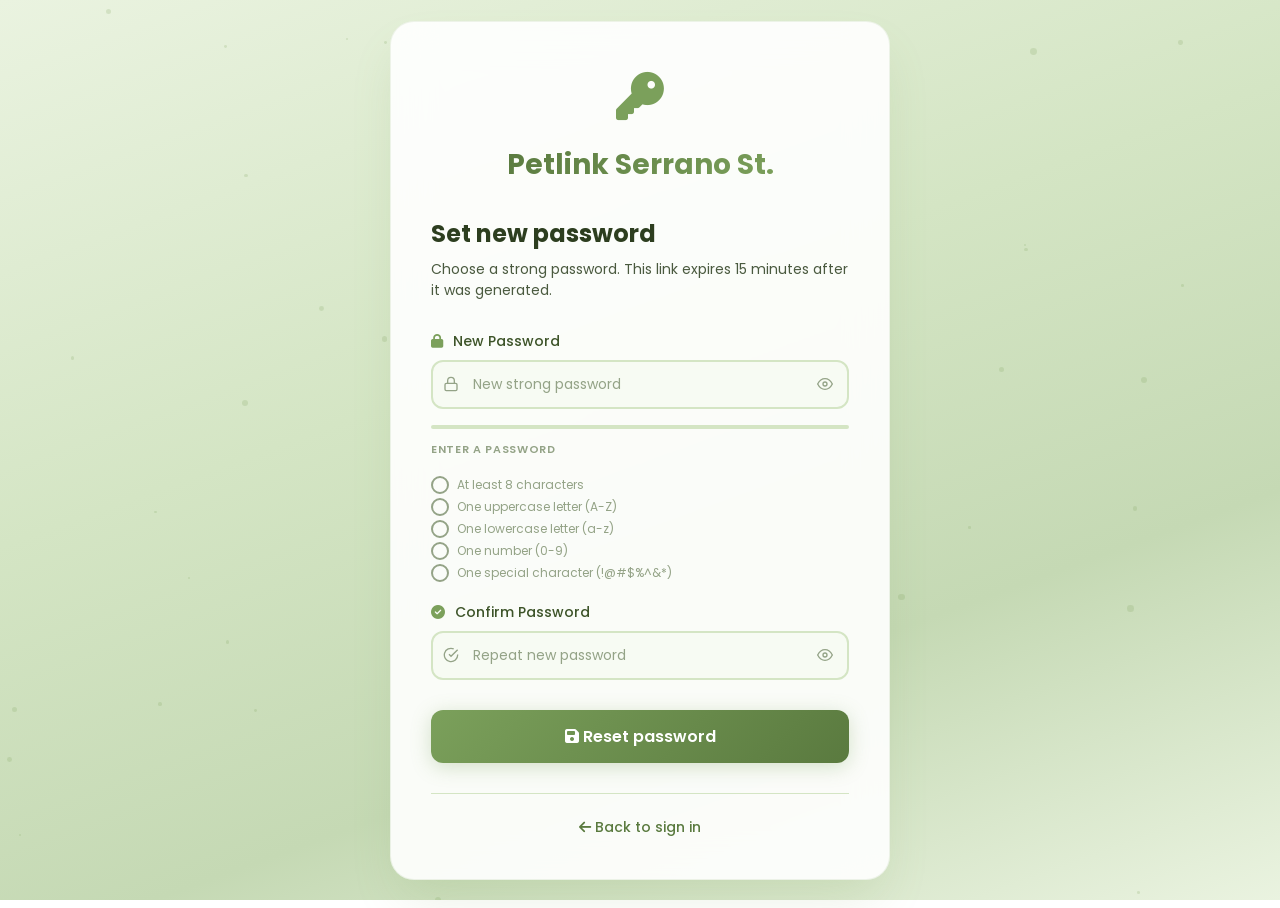
<file: templates/reset_password.html>
<!DOCTYPE html>
<html lang="en">
<head>
  <meta charset="UTF-8">
  <meta name="viewport" content="width=device-width, initial-scale=1.0">
  <title>Reset Password — PetLink</title>
  <link rel="icon" type="image/jpeg" href="{{ url_for('static', filename='images/logo.jpg') }}">
  <link href="https://fonts.googleapis.com/css2?family=Poppins:wght@300;400;600;700&display=swap" rel="stylesheet">
  <link rel="stylesheet" href="https://cdnjs.cloudflare.com/ajax/libs/font-awesome/6.5.0/css/all.min.css">
  <style>
    * {
      margin: 0;
      padding: 0;
      box-sizing: border-box;
      font-family: 'Poppins', sans-serif;
    }

    body {
      min-height: 100vh;
      background: linear-gradient(160deg, #eaf3e0 0%, #d4e5c4 40%, #c5d9b4 70%, #eaf3e0 100%);
      display: flex;
      align-items: center;
      justify-content: center;
      padding: 20px;
      position: relative;
    }

    /* Floating particles */
    .particles {
      position: fixed;
      top: 0;
      left: 0;
      width: 100%;
      height: 100%;
      overflow: hidden;
      z-index: 0;
    }

    .particle {
      position: absolute;
      background: rgba(123, 160, 91, 0.2);
      border-radius: 50%;
      animation: float 15s infinite;
      pointer-events: none;
    }

    @keyframes float {
      0%, 100% { transform: translateY(0) rotate(0deg); opacity: 0; }
      50% { opacity: 0.4; }
      100% { transform: translateY(-100vh) rotate(360deg); opacity: 0; }
    }

    .card {
      background: rgba(255, 255, 255, 0.9);
      backdrop-filter: blur(20px);
      border-radius: 24px;
      padding: 40px;
      width: 100%;
      max-width: 500px;
      box-shadow: 0 25px 50px -12px rgba(123, 160, 91, 0.2);
      border: 1px solid rgba(123, 160, 91, 0.12);
      position: relative;
      z-index: 1;
      animation: slideUpFade 0.6s cubic-bezier(0.34, 1.2, 0.64, 1);
    }

    @keyframes slideUpFade {
      0% {
        opacity: 0;
        transform: translateY(50px) scale(0.95);
      }
      100% {
        opacity: 1;
        transform: translateY(0) scale(1);
      }
    }

    .brand {
      text-align: center;
      margin-bottom: 30px;
      animation: fadeIn 0.8s ease 0.2s both;
    }

    @keyframes fadeIn {
      from { opacity: 0; transform: scale(0.9); }
      to { opacity: 1; transform: scale(1); }
    }

    .brand-icon {
      font-size: 48px;
      margin-bottom: 10px;
      color: #7ba05b;
      transition: transform 0.3s ease;
    }

    .brand-icon:hover {
      transform: scale(1.05) rotate(-5deg);
    }

    .brand-name {
      font-size: 28px;
      font-weight: 700;
      background: linear-gradient(135deg, #5a7a3f, #7ba05b);
      -webkit-background-clip: text;
      -webkit-text-fill-color: transparent;
      background-clip: text;
    }

    h2 {
      color: #2d3e1f;
      font-size: 24px;
      margin-bottom: 8px;
      animation: slideInLeft 0.6s ease 0.3s both;
    }

    @keyframes slideInLeft {
      from {
        opacity: 0;
        transform: translateX(-30px);
      }
      to {
        opacity: 1;
        transform: translateX(0);
      }
    }

    .subtitle {
      color: #4a5a3f;
      font-size: 14px;
      margin-bottom: 30px;
      animation: slideInLeft 0.6s ease 0.35s both;
    }

    .form-stack {
      display: flex;
      flex-direction: column;
      gap: 20px;
    }

    .field {
      display: flex;
      flex-direction: column;
      gap: 8px;
      animation: slideInRight 0.6s ease both;
    }

    .field:nth-child(1) { animation-delay: 0.4s; }
    .field:nth-child(2) { animation-delay: 0.5s; }

    @keyframes slideInRight {
      from {
        opacity: 0;
        transform: translateX(30px);
      }
      to {
        opacity: 1;
        transform: translateX(0);
      }
    }

    label {
      color: #3d5429;
      font-size: 14px;
      font-weight: 500;
    }

    .input-wrap {
      position: relative;
      display: flex;
      align-items: center;
    }

    .input-icon {
      position: absolute;
      left: 12px;
      color: #94a387;
      transition: all 0.3s ease;
    }

    input {
      width: 100%;
      padding: 12px 12px 12px 40px;
      background: #f7fbf3;
      border: 2px solid #d4e5c4;
      border-radius: 12px;
      color: #2d3e1f;
      font-size: 14px;
      transition: all 0.3s ease;
    }

    input::placeholder {
      color: #94a387;
    }

    input:focus {
      outline: none;
      border-color: #7ba05b;
      box-shadow: 0 0 0 4px rgba(123, 160, 91, 0.15);
      transform: scale(1.01);
      background: #ffffff;
    }

    .eye-toggle {
      position: absolute;
      right: 12px;
      background: none;
      border: none;
      cursor: pointer;
      padding: 4px;
      display: flex;
      align-items: center;
      color: #94a387;
      transition: all 0.3s ease;
    }

    .eye-toggle:hover {
      color: #7ba05b;
      transform: scale(1.1);
    }

    .strength-wrap {
      margin-top: 8px;
    }

    .strength-bar-track {
      height: 4px;
      background: #d4e5c4;
      border-radius: 99px;
      overflow: hidden;
      margin-bottom: 6px;
    }

    .strength-bar-fill {
      height: 100%;
      border-radius: 99px;
      width: 0%;
      transition: width 0.35s ease, background 0.35s ease;
    }

    .strength-label {
      font-size: 11px;
      font-weight: 600;
      letter-spacing: 0.06em;
      text-transform: uppercase;
      color: #94a387;
      transition: color 0.3s;
    }

    .req-list {
      display: flex;
      flex-direction: column;
      gap: 4px;
      margin-top: 8px;
    }

    .req-item {
      display: flex;
      align-items: center;
      gap: 8px;
      font-size: 12px;
      color: #94a387;
      transition: all 0.3s ease;
    }

    .req-item.met {
      color: #10b981;
      transform: translateX(5px);
    }

    .req-icon {
      width: 18px;
      height: 18px;
      border-radius: 50%;
      border: 2px solid #94a387;
      display: flex;
      align-items: center;
      justify-content: center;
      font-size: 10px;
      flex-shrink: 0;
      transition: all 0.3s ease;
      color: transparent;
    }

    .req-item.met .req-icon {
      background: #10b981;
      border-color: #10b981;
      color: #fff;
      transform: scale(1.1);
    }

    .btn-primary {
      background: linear-gradient(135deg, #7ba05b, #5a7a3f);
      color: #fff;
      padding: 14px;
      border: none;
      border-radius: 12px;
      font-size: 16px;
      font-weight: 600;
      cursor: pointer;
      transition: all 0.3s ease;
      margin-top: 10px;
      position: relative;
      overflow: hidden;
      animation: fadeInUp 0.6s ease 0.6s both;
      box-shadow: 0 4px 20px rgba(123, 160, 91, 0.3);
    }

    @keyframes fadeInUp {
      from {
        opacity: 0;
        transform: translateY(20px);
      }
      to {
        opacity: 1;
        transform: translateY(0);
      }
    }

    .btn-primary:hover {
      transform: translateY(-2px);
      box-shadow: 0 8px 30px rgba(123, 160, 91, 0.45);
    }

    .btn-primary:active {
      transform: translateY(0);
    }

    .btn-primary::before {
      content: '';
      position: absolute;
      top: 50%;
      left: 50%;
      width: 0;
      height: 0;
      border-radius: 50%;
      background: rgba(255, 255, 255, 0.3);
      transform: translate(-50%, -50%);
      transition: width 0.6s, height 0.6s;
    }

    .btn-primary:active::before {
      width: 300px;
      height: 300px;
    }

    .btn-primary:disabled {
      opacity: 0.6;
      cursor: not-allowed;
      transform: none !important;
    }

    .message {
      margin-top: 20px;
      padding: 12px;
      border-radius: 12px;
      font-size: 14px;
      display: none;
      animation: shake 0.5s ease;
    }

    @keyframes shake {
      0%, 100% { transform: translateX(0); }
      25% { transform: translateX(-5px); }
      75% { transform: translateX(5px); }
    }

    .message.show {
      display: block;
    }

    .message.success {
      background: rgba(16, 185, 129, 0.12);
      border: 1px solid #10b981;
      color: #10b981;
      animation: successPulse 0.5s ease;
    }

    @keyframes successPulse {
      0%, 100% { transform: scale(1); }
      50% { transform: scale(1.02); }
    }

    .message.error {
      background: rgba(239, 68, 68, 0.12);
      border: 1px solid #ef4444;
      color: #ef4444;
    }

    .card-footer {
      margin-top: 30px;
      text-align: center;
      padding-top: 20px;
      border-top: 1px solid #d4e5c4;
      animation: fadeIn 0.6s ease 0.65s both;
    }

    .card-footer a {
      color: #5a7a3f;
      text-decoration: none;
      font-size: 14px;
      transition: all 0.3s ease;
      display: inline-block;
      font-weight: 500;
    }

    .card-footer a:hover {
      color: #7ba05b;
      transform: translateX(5px);
    }

    .loading {
      display: inline-block;
      width: 20px;
      height: 20px;
      border: 2px solid rgba(255,255,255,0.3);
      border-radius: 50%;
      border-top-color: #fff;
      animation: spin 0.6s linear infinite;
      margin-left: 10px;
    }

    @keyframes spin {
      to { transform: rotate(360deg); }
    }

    /* ── RESPONSIVE ────────────────────────────────────────────────── */
    @media (max-width: 480px) {
      .card {
        padding: 30px 20px;
      }
      
      .brand-name {
        font-size: 24px;
      }
      
      h2 {
        font-size: 20px;
      }
    }

    /* ── SUCCESS OVERLAY ───────────────────────────────────────────── */
    .redirect-overlay {
      position: fixed;
      top: 0;
      left: 0;
      width: 100%;
      height: 100%;
      background: rgba(255, 255, 255, 0.95);
      backdrop-filter: blur(10px);
      display: flex;
      align-items: center;
      justify-content: center;
      z-index: 2000;
      animation: fadeIn 0.3s ease;
    }

    .redirect-content {
      text-align: center;
      background: #ffffff;
      padding: 40px;
      border-radius: 24px;
      border: 1px solid #7ba05b;
      box-shadow: 0 20px 40px rgba(123, 160, 91, 0.15);
      animation: slideUpFade 0.4s ease;
    }

    .redirect-content h3 {
      color: #2d3e1f;
    }

    .redirect-content p {
      color: #4a5a3f;
    }

    .redirect-spinner {
      width: 50px;
      height: 50px;
      border: 3px solid #d4e5c4;
      border-top-color: #7ba05b;
      border-radius: 50%;
      animation: spin 0.8s linear infinite;
      margin: 20px auto;
    }
  </style>
</head>
<body>
  <!-- Floating particles -->
  <div class="particles" id="particles"></div>

  <div class="card">
    <div class="brand">
      <div class="brand-icon"><i class="fas fa-key"></i></div>
      <span class="brand-name">Petlink Serrano St.</span>
    </div>

    <h2>Set new password</h2>
    <p class="subtitle">Choose a strong password. This link expires 15 minutes after it was generated.</p>

    <div class="form-stack">
      <div class="field">
        <label for="password"><i class="fas fa-lock" style="margin-right: 6px; color: #7ba05b;"></i> New Password</label>
        <div class="input-wrap">
          <svg class="input-icon" width="16" height="16" viewBox="0 0 24 24" fill="none" stroke="currentColor" stroke-width="2">
            <rect x="3" y="11" width="18" height="11" rx="2"/>
            <path d="M7 11V7a5 5 0 0 1 10 0v4"/>
          </svg>
          <input type="password" id="password" placeholder="New strong password" autocomplete="new-password" required style="padding-right:42px;" oninput="checkStrength(this.value)">
          <button type="button" class="eye-toggle" onclick="toggleEye('password', this)" aria-label="Toggle">
            <svg width="16" height="16" viewBox="0 0 24 24" fill="none" stroke="currentColor" stroke-width="2">
              <path d="M1 12s4-8 11-8 11 8 11 8-4 8-11 8-11-8-11-8z"/>
              <circle cx="12" cy="12" r="3"/>
            </svg>
          </button>
        </div>
        <div class="strength-wrap">
          <div class="strength-bar-track"><div class="strength-bar-fill" id="strengthBar"></div></div>
          <span class="strength-label" id="strengthLabel">Enter a password</span>
        </div>
        <div class="req-list">
          <div class="req-item" id="req-len">
            <div class="req-icon"><i class="fas fa-check"></i></div> At least 8 characters
          </div>
          <div class="req-item" id="req-upper">
            <div class="req-icon"><i class="fas fa-check"></i></div> One uppercase letter (A-Z)
          </div>
          <div class="req-item" id="req-lower">
            <div class="req-icon"><i class="fas fa-check"></i></div> One lowercase letter (a-z)
          </div>
          <div class="req-item" id="req-num">
            <div class="req-icon"><i class="fas fa-check"></i></div> One number (0-9)
          </div>
          <div class="req-item" id="req-special">
            <div class="req-icon"><i class="fas fa-check"></i></div> One special character (!@#$%^&*)
          </div>
        </div>
      </div>

      <div class="field">
        <label for="confirm"><i class="fas fa-check-circle" style="margin-right: 6px; color: #7ba05b;"></i> Confirm Password</label>
        <div class="input-wrap">
          <svg class="input-icon" width="16" height="16" viewBox="0 0 24 24" fill="none" stroke="currentColor" stroke-width="2">
            <path d="M22 11.08V12a10 10 0 1 1-5.93-9.14"/>
            <polyline points="22 4 12 14.01 9 11.01"/>
          </svg>
          <input type="password" id="confirm" placeholder="Repeat new password" autocomplete="new-password" required style="padding-right:42px;">
          <button type="button" class="eye-toggle" onclick="toggleEye('confirm', this)" aria-label="Toggle">
            <svg width="16" height="16" viewBox="0 0 24 24" fill="none" stroke="currentColor" stroke-width="2">
              <path d="M1 12s4-8 11-8 11 8 11 8-4 8-11 8-11-8-11-8z"/>
              <circle cx="12" cy="12" r="3"/>
            </svg>
          </button>
        </div>
      </div>

      <button class="btn-primary" id="resetBtn" onclick="handleReset()">
        <span id="btnText"><i class="fas fa-save"></i> Reset password</span>
      </button>
    </div>

    <div id="message" class="message"></div>
    <div class="card-footer">
      <a href="/login"><i class="fas fa-arrow-left"></i> Back to sign in</a>
    </div>
  </div>

  <script>
    // ── Create floating particles ──────────────────────────────────
    function createParticles() {
      const particlesContainer = document.getElementById('particles');
      for (let i = 0; i < 50; i++) {
        const particle = document.createElement('div');
        particle.classList.add('particle');
        const size = Math.random() * 5 + 2;
        particle.style.width = `${size}px`;
        particle.style.height = `${size}px`;
        particle.style.left = `${Math.random() * 100}%`;
        particle.style.top = `${Math.random() * 100}%`;
        particle.style.animationDelay = `${Math.random() * 15}s`;
        particle.style.animationDuration = `${Math.random() * 10 + 10}s`;
        particlesContainer.appendChild(particle);
      }
    }
    createParticles();

    // ── Get token from URL ──────────────────────────────────────────
    const token = new URLSearchParams(window.location.search).get('token') || '';

    // ── Password Strength Checker ──────────────────────────────────
    const rules = [
      { id: 'req-len',     test: p => p.length >= 8 },
      { id: 'req-upper',   test: p => /[A-Z]/.test(p) },
      { id: 'req-lower',   test: p => /[a-z]/.test(p) },
      { id: 'req-num',     test: p => /[0-9]/.test(p) },
      { id: 'req-special', test: p => /[^A-Za-z0-9]/.test(p) },
    ];

    const levels = [
      { label: 'Very weak',   color: '#ef4444', pct: '20%'  },
      { label: 'Weak',        color: '#f97316', pct: '40%'  },
      { label: 'Fair',        color: '#eab308', pct: '60%'  },
      { label: 'Strong',      color: '#22c55e', pct: '80%'  },
      { label: 'Very strong', color: '#34d399', pct: '100%' },
    ];

    function checkStrength(password) {
      const metCount = rules.filter(r => r.test(password)).length;
      rules.forEach(r => document.getElementById(r.id).classList.toggle('met', r.test(password)));
      const bar = document.getElementById('strengthBar');
      const label = document.getElementById('strengthLabel');
      if (!password) { 
        bar.style.width = '0%'; 
        label.textContent = 'Enter a password'; 
        label.style.color = '#94a387'; 
        return; 
      }
      const level = levels[metCount - 1] || levels[0];
      bar.style.width = level.pct; 
      bar.style.background = level.color;
      label.textContent = level.label; 
      label.style.color = level.color;
    }

    function isStrongEnough(p) { 
      return rules.every(r => r.test(p)); 
    }

    // ── Toggle Password Visibility ──────────────────────────────────
    function toggleEye(id, btn) {
      const input = document.getElementById(id);
      const hidden = input.type === 'password';
      input.type = hidden ? 'text' : 'password';
      btn.innerHTML = hidden
        ? '<svg width="16" height="16" viewBox="0 0 24 24" fill="none" stroke="currentColor" stroke-width="2"><path d="M17.94 17.94A10.07 10.07 0 0 1 12 20c-7 0-11-8-11-8a18.45 18.45 0 0 1 5.06-5.94"/><path d="M9.9 4.24A9.12 9.12 0 0 1 12 4c7 0 11 8 11 8a18.5 18.5 0 0 1-2.16 3.19"/><line x1="1" y1="1" x2="23" y2="23"/></svg>'
        : '<svg width="16" height="16" viewBox="0 0 24 24" fill="none" stroke="currentColor" stroke-width="2"><path d="M1 12s4-8 11-8 11 8 11 8-4 8-11 8-11-8-11-8z"/><circle cx="12" cy="12" r="3"/></svg>';
    }

    // ── Show Redirect Overlay ──────────────────────────────────────
    function showRedirectOverlay() {
      const overlay = document.createElement('div');
      overlay.className = 'redirect-overlay';
      overlay.innerHTML = `
        <div class="redirect-content">
          <div style="font-size: 60px; color: #10b981; margin-bottom: 15px;"><i class="fas fa-check-circle"></i></div>
          <h3 style="color: #2d3e1f; margin-bottom: 10px;">Password Reset Successful!</h3>
          <p style="color: #4a5a3f; margin-bottom: 20px;">Your password has been updated. Redirecting to login...</p>
          <div class="redirect-spinner"></div>
        </div>
      `;
      document.body.appendChild(overlay);
      
      setTimeout(() => {
        if (overlay && overlay.parentNode) {
          overlay.remove();
        }
      }, 1500);
    }

    // ── Handle Password Reset ──────────────────────────────────────
    async function handleReset() {
      const password = document.getElementById('password').value;
      const confirm  = document.getElementById('confirm').value;
      const msg      = document.getElementById('message');
      const btn = document.getElementById('resetBtn');
      const btnText = document.getElementById('btnText');
      
      const show = (text, type) => { 
        msg.textContent = text; 
        msg.className = 'message show ' + type; 
        setTimeout(() => {
          msg.classList.remove('show');
        }, 5000);
      };

      if (!password) return show('Please enter a new password.', 'error');
      if (!isStrongEnough(password)) return show('Password does not meet all requirements.', 'error');
      if (password !== confirm) return show('Passwords do not match.', 'error');
      if (!token) return show('Missing reset token.', 'error');

      // Show loading state
      btnText.innerHTML = 'Resetting... <span class="loading"></span>';
      btn.disabled = true;

      try {
        const res = await fetch('/reset-password', {
          method: 'POST',
          headers: { 'Content-Type': 'application/json' },
          body: JSON.stringify({ token, password })
        });
        const data = await res.json();
        
        // Reset button
        btnText.innerHTML = '<i class="fas fa-save"></i> Reset password';
        btn.disabled = false;
        
        show(data.message, data.success ? 'success' : 'error');
        
        if (data.success) {
          // Add success animation to card
          const card = document.querySelector('.card');
          card.style.animation = 'none';
          card.offsetHeight;
          card.style.animation = 'slideUpFade 0.6s cubic-bezier(0.34, 1.2, 0.64, 1)';
          
          showRedirectOverlay();
          
          setTimeout(() => {
            window.location.href = '/login';
          }, 2000);
        }
      } catch { 
        btnText.innerHTML = '<i class="fas fa-save"></i> Reset password';
        btn.disabled = false;
        show('Something went wrong. Please try again.', 'error'); 
      }
    }

    // ── Make functions globally available ──────────────────────────
    window.handleReset = handleReset;
    window.checkStrength = checkStrength;
    window.toggleEye = toggleEye;

    // ── Enter key support ──────────────────────────────────────────
    document.addEventListener('keydown', e => { 
      if (e.key === 'Enter') handleReset(); 
    });
    
    // ── Input focus animations ──────────────────────────────────────
    const inputs = document.querySelectorAll('input');
    inputs.forEach(input => {
      input.addEventListener('focus', () => {
        input.parentElement.style.transform = 'scale(1.01)';
      });
      input.addEventListener('blur', () => {
        input.parentElement.style.transform = 'scale(1)';
      });
    });
  </script>
</body>
</html>
</file>
